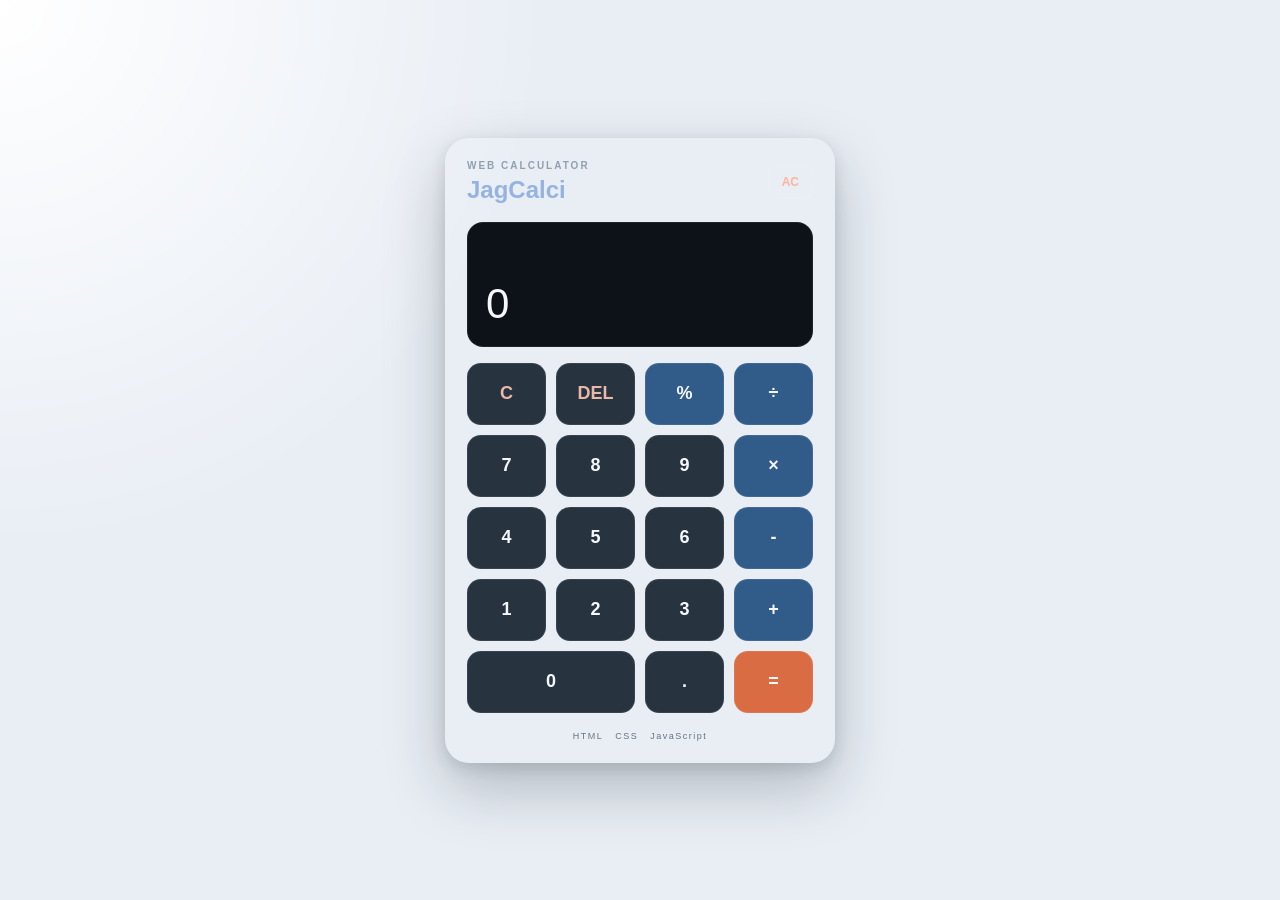
<file: WebDev-L2-Calculator/index.html>
<!DOCTYPE html>
<html lang="en">
<head>
    <meta charset="UTF-8">
    <meta name="viewport" content="width=device-width, initial-scale=1.0">
    <meta name="description" content="Responsive JavaScript calculator">
    <title>JagCalci</title>
    <link rel="stylesheet" href="./style.css">
</head>
<body>
    <main class="calculator-shell">
        <header class="calculator-header">
            <div>
                <span class="app-label">WEB CALCULATOR</span>
                <h1>JagCalci</h1>
            </div>

            <button id="clearAll" class="clear-key" type="button">AC</button>
        </header>

        <section class="display-panel" aria-label="Calculator display">
            <div id="expression" class="expression">&nbsp;</div>
            <output id="result" class="result" aria-live="polite">0</output>
        </section>

        <section class="keypad" aria-label="calculator keypad">
            <button class="key utility" data-action="clear">C</button>
            <button class="key utility" data-action="delete">DEL</button>
            <button class="key operator" data-operation="%">%</button>
            <button class="key operator" data-operator="/">÷</button>

            <button class="key number" data-number="7">7</button>
            <button class="key number" data-number="8">8</button>
            <button class="key number" data-number="9">9</button>
            <button class="key operator" data-operator="*">×</button>

            <button class="key number" data-number="4">4</button>
            <button class="key number" data-number="5">5</button>
            <button class="key number" data-number="6">6</button>
            <button class="key operator" data-operator="-">-</button>

            <button class="key number" data-number="1">1</button>
            <button class="key number" data-number="2">2</button>
            <button class="key number" data-number="3">3</button>
            <button class="key operator" data-operator="+">+</button>

             <button class="key number zero" data-number="0">0</button>
            <button class="key number" data-number=".">.</button>
            <button class="key equals" data-action="calculate">=</button>
            
        </section>

        <footer class="calculator-footer">
            <span>HTML</span>
            <span>CSS</span>
            <span>JavaScript</span>
        </footer>
    </main>
    <script src="./script.js"></script>
</body>
</html>
</file>
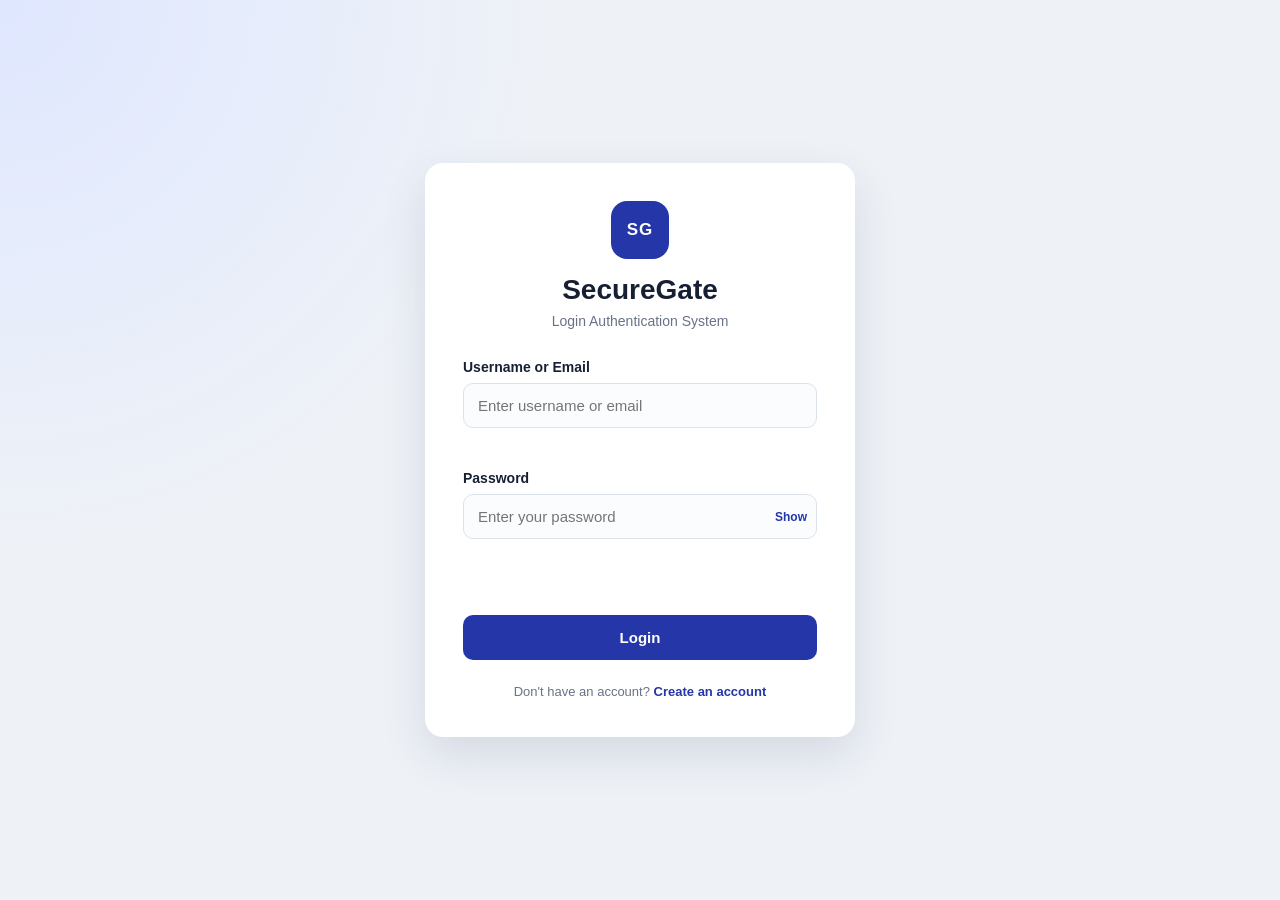
<file: WebDev-L2-LoginAuthentication/index.html>
<!DOCTYPE html>
<html lang="en">
<head>
    <meta charset="UTF-8">
    <meta name="viewport" content="width=device-width, initial-scale=1.0">

    <title>SecureGate | Login</title>

    <link rel="stylesheet" href="./style.css">
</head>

<body>

    <main class="auth-container">

        <section class="auth-card">

            <div class="brand">
                <div class="brand-icon">SG</div>
                <h1>SecureGate</h1>
                <p>Login Authentication System</p>
            </div>

            <form id="loginForm" novalidate>

                <div class="form-group">
                    <label for="loginIdentity">Username or Email</label>

                    <input
                        type="text"
                        id="loginIdentity"
                        name="loginIdentity"
                        placeholder="Enter username or email"
                        autocomplete="username"
                    >

                    <small class="field-error" id="loginIdentityError"></small>
                </div>

                <div class="form-group">
                    <label for="loginPassword">Password</label>

                    <div class="password-wrapper">
                        <input
                            type="password"
                            id="loginPassword"
                            name="loginPassword"
                            placeholder="Enter your password"
                            autocomplete="current-password"
                        >

                        <button
                            type="button"
                            class="password-toggle"
                            id="loginPasswordToggle"
                            aria-label="Show password"
                        >
                            Show
                        </button>
                    </div>

                    <small class="field-error" id="loginPasswordError"></small>
                </div>

                <div class="message error-message" id="loginMessage"></div>

                <button type="submit" class="primary-button">
                    Login
                </button>

            </form>

            <p class="switch-text">
                Don't have an account?
                <a href="./register.html">Create an account</a>
            </p>

        </section>

    </main>

    <script src="./script.js"></script>

</body>
</html>
</file>
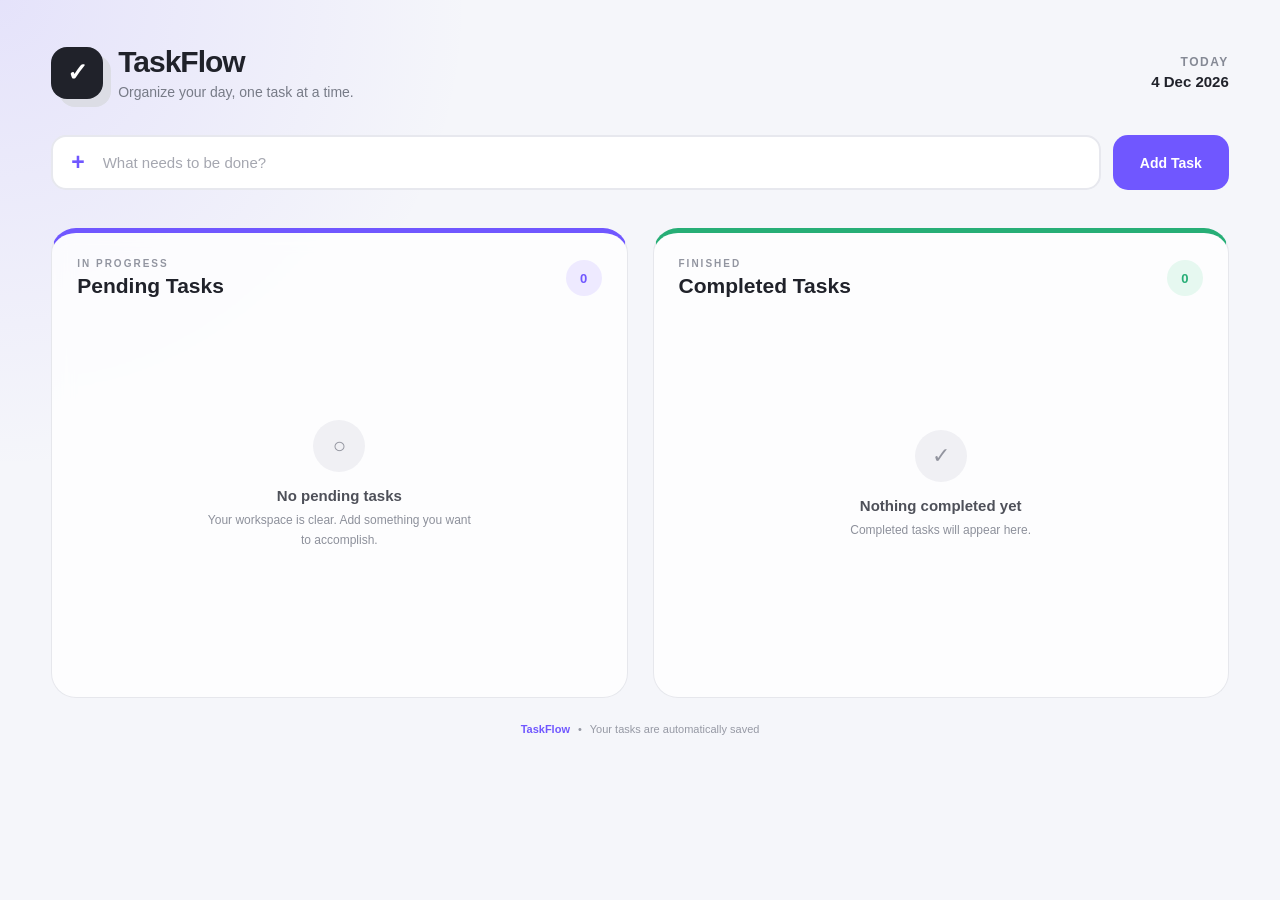
<file: WebDev-L2-ToDoWebAp/index.html>
<!DOCTYPE html>
<html lang="en">

<head>
    <meta charset="UTF-8">
    <meta name="viewport" content="width=device-width, initial-scale=1.0">

    <title>TaskFlow | To-Do App</title>

    <link rel="stylesheet" href="./style.css">
</head>

<body>

    <main class="app-shell">

        <!-- Header -->
        <header class="app-header">

            <div class="brand">
                <span class="brand-mark">✓</span>

                <div>
                    <h1>TaskFlow</h1>
                    <p>Organize your day, one task at a time.</p>
                </div>
            </div>

            <div class="date-box">
                <span id="currentDay">Today</span>
                <strong id="currentDate"></strong>
            </div>

        </header>


        <!-- Task Input -->
        <section class="task-creator">

            <div class="input-wrapper">
                <span class="plus-icon">+</span>

                <input type="text" id="taskInput" placeholder="What needs to be done?" maxlength="120"
                    autocomplete="off">
            </div>

            <button id="addTaskBtn" class="add-btn">
                Add Task
            </button>

        </section>


        <!-- Dashboard -->
        <section class="task-board">

            <!-- Pending -->
            <div class="task-section pending-section">

                <div class="section-heading">

                    <div>
                        <span class="section-label">IN PROGRESS</span>
                        <h2>Pending Tasks</h2>
                    </div>

                    <div class="count-badge pending-count">
                        <span id="pendingCount">0</span>
                    </div>

                </div>

                <div id="pendingList" class="task-list">

                    <div class="empty-state" id="pendingEmpty">
                        <div class="empty-icon">○</div>
                        <h3>No pending tasks</h3>
                        <p>Your workspace is clear. Add something you want to accomplish.</p>
                    </div>

                </div>

            </div>


            <!-- Completed -->
            <div class="task-section completed-section">

                <div class="section-heading">

                    <div>
                        <span class="section-label">FINISHED</span>
                        <h2>Completed Tasks</h2>
                    </div>

                    <div class="count-badge completed-count">
                        <span id="completedCount">0</span>
                    </div>

                </div>

                <div id="completedList" class="task-list">

                    <div class="empty-state" id="completedEmpty">
                        <div class="empty-icon">✓</div>
                        <h3>Nothing completed yet</h3>
                        <p>Completed tasks will appear here.</p>
                    </div>

                </div>

            </div>

        </section>


        <!-- Footer -->
        <footer class="app-footer">
            <span>TaskFlow</span>
            <span>•</span>
            <span>Your tasks are automatically saved</span>
        </footer>

    </main>


    <script src="./script.js"></script>

</body>

</html>
</file>
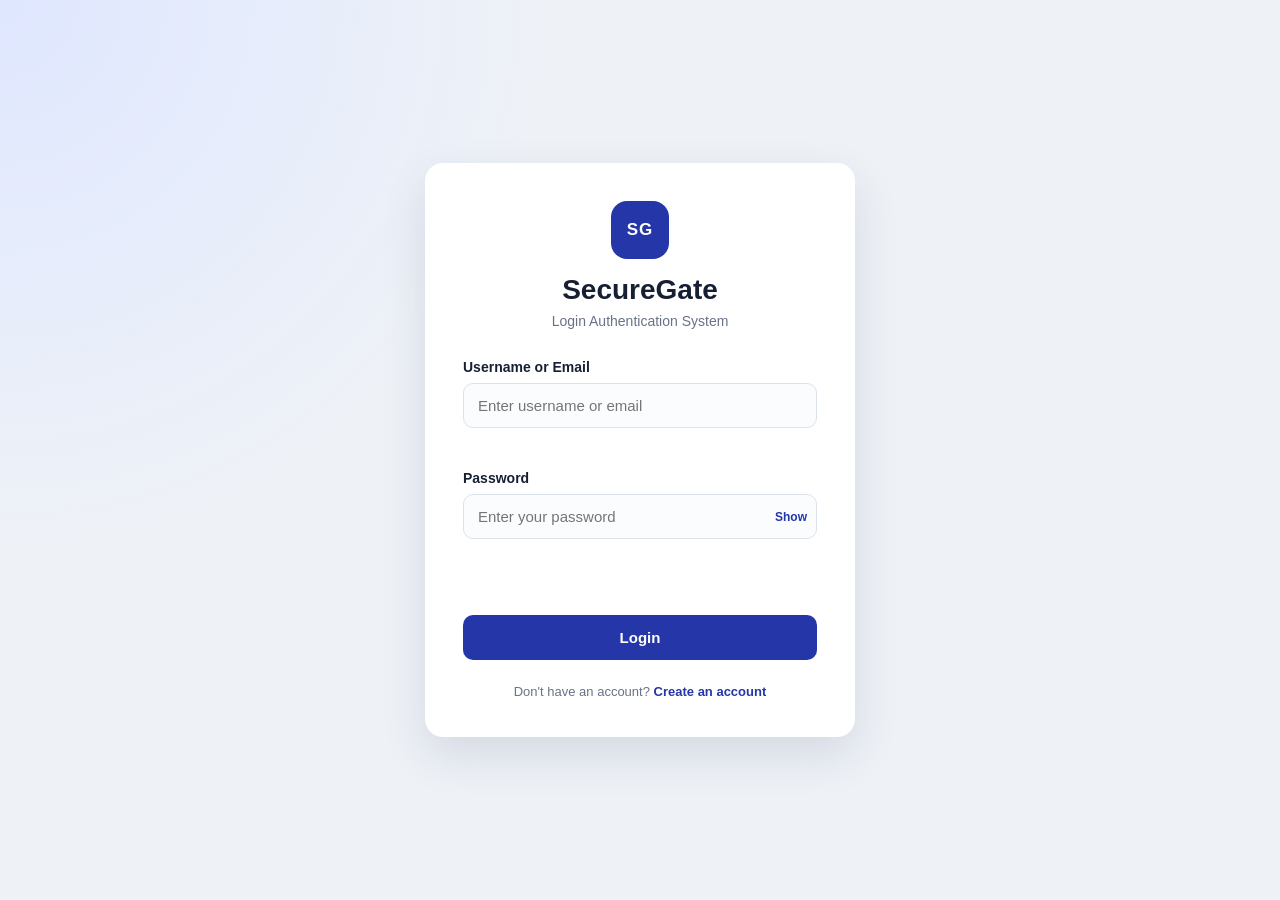
<file: WebDev-L2-LoginAuthentication/dashboard.html>
<!DOCTYPE html>
<html lang="en">
<head>
    <meta charset="UTF-8">
    <meta name="viewport" content="width=device-width, initial-scale=1.0">

    <title>SecureGate | Dashboard</title>

    <link rel="stylesheet" href="./style.css">
</head>

<body>

    <header class="dashboard-header">

        <div class="dashboard-brand">
            <div class="brand-icon small-icon">SG</div>
            <span>SecureGate</span>
        </div>

        <button id="logoutButton" class="logout-button">
            Logout
        </button>

    </header>


    <main class="dashboard-container">

        <section class="welcome-card">

            <div class="success-icon">✓</div>

            <p class="eyebrow">AUTHENTICATION SUCCESSFUL</p>

            <h1>
                Welcome, <span id="dashboardUsername">User</span>!
            </h1>

            <p class="dashboard-description">
                You have successfully logged in to your protected dashboard.
            </p>

            <div class="account-details">

                <div class="detail-item">
                    <span class="detail-label">Username</span>
                    <strong id="accountUsername">-</strong>
                </div>

                <div class="detail-item">
                    <span class="detail-label">Email</span>
                    <strong id="accountEmail">-</strong>
                </div>

                <div class="detail-item">
                    <span class="detail-label">Session</span>
                    <strong>Active</strong>
                </div>

            </div>

        </section>

        <section class="feature-grid">

            <article class="feature-card">
                <span class="feature-number">01</span>
                <h2>Protected Access</h2>
                <p>
                    This dashboard requires an authenticated session.
                </p>
            </article>

            <article class="feature-card">
                <span class="feature-number">02</span>
                <h2>Secure Storage</h2>
                <p>
                    Passwords are stored as SHA-256 hashes instead of plain text.
                </p>
            </article>

            <article class="feature-card">
                <span class="feature-number">03</span>
                <h2>Session Control</h2>
                <p>
                    Logging out removes the active authentication session.
                </p>
            </article>

        </section>

    </main>

    <script src="./script.js"></script>

</body>
</html>
</file>
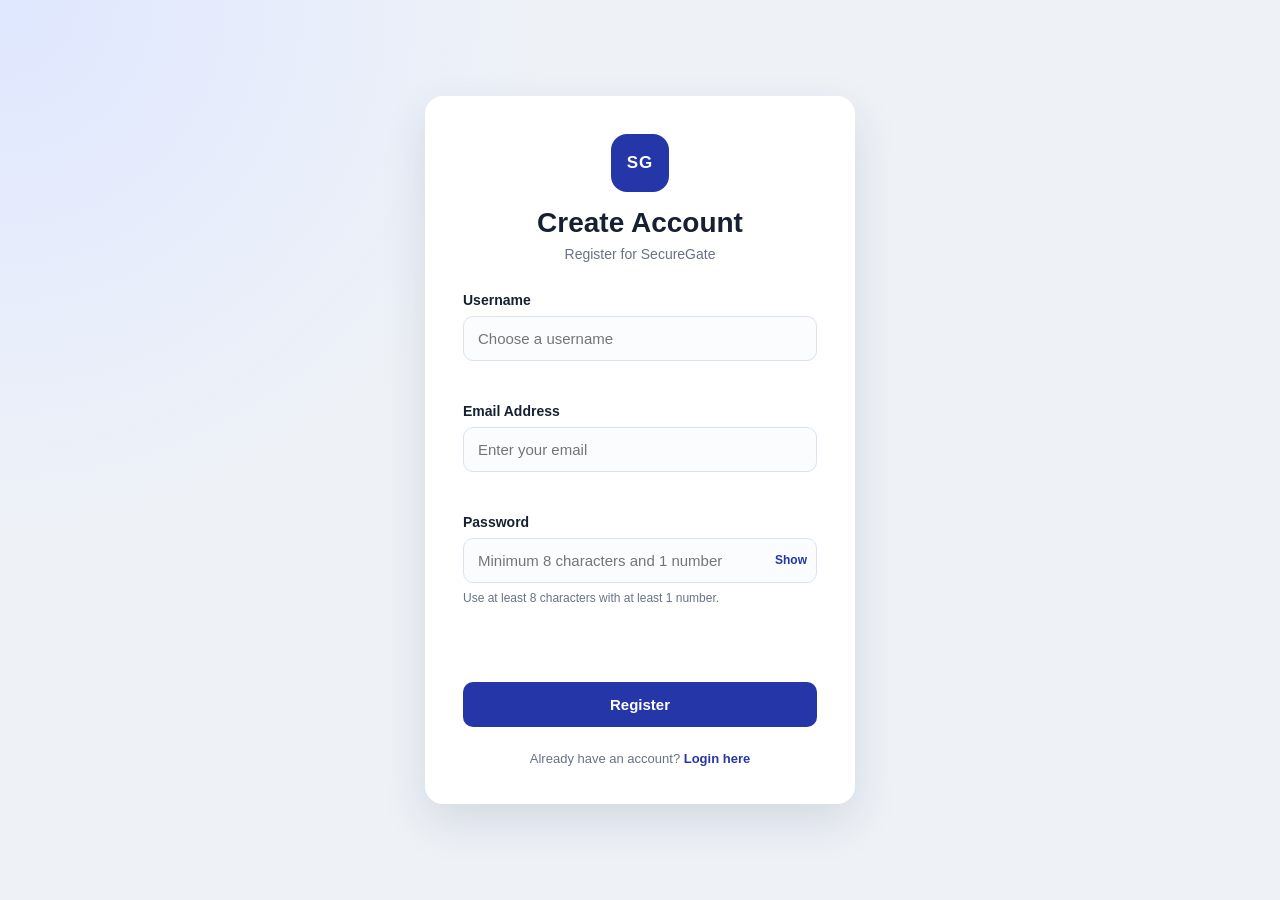
<file: WebDev-L2-LoginAuthentication/register.html>
<!DOCTYPE html>
<html lang="en">
<head>
    <meta charset="UTF-8">
    <meta name="viewport" content="width=device-width, initial-scale=1.0">

    <title>SecureGate | Register</title>

    <link rel="stylesheet" href="./style.css">
</head>

<body>

    <main class="auth-container">

        <section class="auth-card">

            <div class="brand">
                <div class="brand-icon">SG</div>
                <h1>Create Account</h1>
                <p>Register for SecureGate</p>
            </div>

            <form id="registerForm" novalidate>

                <div class="form-group">
                    <label for="registerUsername">Username</label>

                    <input
                        type="text"
                        id="registerUsername"
                        name="username"
                        placeholder="Choose a username"
                        autocomplete="username"
                    >

                    <small class="field-error" id="registerUsernameError"></small>
                </div>

                <div class="form-group">
                    <label for="registerEmail">Email Address</label>

                    <input
                        type="email"
                        id="registerEmail"
                        name="email"
                        placeholder="Enter your email"
                        autocomplete="email"
                    >

                    <small class="field-error" id="registerEmailError"></small>
                </div>

                <div class="form-group">
                    <label for="registerPassword">Password</label>

                    <div class="password-wrapper">
                        <input
                            type="password"
                            id="registerPassword"
                            name="password"
                            placeholder="Minimum 8 characters and 1 number"
                            autocomplete="new-password"
                        >

                        <button
                            type="button"
                            class="password-toggle"
                            id="registerPasswordToggle"
                            aria-label="Show password"
                        >
                            Show
                        </button>
                    </div>

                    <small class="password-hint">
                        Use at least 8 characters with at least 1 number.
                    </small>

                    <small class="field-error" id="registerPasswordError"></small>
                </div>

                <div class="message error-message" id="registerMessage"></div>

                <button type="submit" class="primary-button">
                    Register
                </button>

            </form>

            <p class="switch-text">
                Already have an account?
                <a href="./index.html">Login here</a>
            </p>

        </section>

    </main>

    <script src="./script.js"></script>

</body>
</html>
</file>
<file: WebDev-L2-Calculator/style.css>
* {
    box-sizing: border-box;
    margin: 0;
    padding: 0;
}

:root {
    --page-bg: #e9eef5;
    --calculator-bg: #17202a;
    --screen-bg: #0c1218;
    --key-bg: #27333f;
    --key-hover: #344351;
    --operator-bg: #315c8a;
    --operator-hover: #3c6f9f;
    --equal-bg: #d96c42;
    --equal-hover: #e47b52;
    --text-main: #f5f7fa;
    --text-muted: #91a0af;
    --border: rgba(255, 255, 255, 0.08);
}

body {
    min-height: 100vh;
    display: flex;
    justify-content: center;
    align-items: center;
    padding: 24px;
    font-family: Arial, Helvetica, sans-serif;
    background: radial-gradient(circle at top left, #ffffff 0, transparent 35%), var(--page-bg);
}

.calculator-shell {
    width: min(100%, 390px);
    padding: 22px;
    border-radius: 24px;
    background: var(--calcuilator-bg);
    box-shadow: 0 25px 60px rgba(20, 30, 40, 0.25),
        0 5px 15px rgba(20, 30, 40, 0.12);
}

/* header */

.calculator-header {
    display: flex;
    justify-content: space-between;
    align-items: center;
    margin-bottom: 18px;
}

.app-label {
    display: block;
    margin-bottom: 5px;
    color: var(--text-muted);
    font-size: 10px;
    font-weight: bold;
    letter-spacing: 2px;
}

.calculator-header h1 {
    color: #95b3e0;
    font-size: 24px;
    font-weight: 600;
}

.clear-key {
    border: 1px solid var(--border);
    border-radius: 10px;
    padding: 9px 13px;
    color: #ffb49c;
    background: transparent;
    cursor: pointer;
    font-size: 12px;
    font-weight: bold;
    transition: 0.2s ease;
}

.clear-key:hover {
    background: rgba(255, 255, 255, 0.06);
}

/* display */

.display-panel {
    min-height: 125px;
    margin-bottom: 16px;
    padding: 18px;
    display: flex;
    flex-direction: column;
    justify-content: flex-end;
    align-items: flex-end;
    border: 1px solid var(--border);
    border-radius: 16px;
    background: var(--screen-bg);
    overflow: hidden;
}

.expression {
    width: 100%;
    min-height: 24px;
    color: var(--text-muted);
    font-size: 14px;
    text-align: right;
    white-space: nowrap;
    overflow: hidden;
    text-overflow: ellipsis;
}

.result{
    width: 100%;
    margin-top: 5px;
    color: var(--text-main);
    font-size: clamp(30px,8vw,42px);
    white-space: nowrap;
    overflow: hidden;
    text-overflow: ellipsis;
}

/* keypad */

.keypad{
    display: grid;
    grid-template-columns: repeat(4,1fr);
    gap: 10px;
}

.key{
    min-height: 62px;
    border: 1px solid var(--border);
    border-radius: 14px;
    color: var(--text-main);
    background: var(--key-bg);
    cursor: pointer;
    font-size: 18px;
    font-weight: 600;
    transition: transform 0.12s ease, background 0.18s ease;
}
.key:hover{
    background: var(--key-hover);
}

.key:active{
    transform: scale(0.94);
}

.utility{
    color: #e8b9a9;
}

.operator{
    background: var(--operator-bg);
}

.operator:hover{
    background: var(--operator-hover);
}
.equals{
    background: var(--equal-bg);
}
.equals:hover{
    background: var(--equal-hover);
}

.zero{
    grid-column: span 2;
}

/* footer */

.calculator-footer{
    display: flex;
    justify-content: center;
    gap: 12px;
    margin-top: 18px;
    color: #647383;
    font-size: 9px;
    letter-spacing: 1.5px;
}

/* responsive */

@media(max-width:420px){
    body{
        padding: 12px;
    }
    .calculator-shell{
        padding: 17px;
        border-radius: 20px;
    }
    .key{
        min-height: 57px;
    }
    
}
</file>
<file: WebDev-L2-LoginAuthentication/style.css>
:root {
    --background: #eef2f7;
    --surface: #ffffff;
    --primary: #2536a8;
    --primary-dark: #1b287d;
    --text: #172033;
    --muted: #687287;
    --border: #dce2ec;
    --danger: #c62828;
    --success: #18794e;
    --shadow: 0 18px 45px rgba(31, 45, 75, 0.12);
    --radius: 18px;
}

* {
    box-sizing: border-box;
    margin: 0;
    padding: 0;
}

body {
    min-height: 100vh;
    font-family: Arial, Helvetica, sans-serif;
    color: var(--text);
    background:
        radial-gradient(circle at top left, #dfe7ff 0, transparent 35%),
        var(--background);
}


/* AUTHENTICATION PAGES */

.auth-container {
    min-height: 100vh;
    display: flex;
    justify-content: center;
    align-items: center;
    padding: 30px 16px;
}

.auth-card {
    width: 100%;
    max-width: 430px;
    background: var(--surface);
    border-radius: var(--radius);
    padding: 38px;
    box-shadow: var(--shadow);
}

.brand {
    text-align: center;
    margin-bottom: 30px;
}

.brand-icon {
    width: 58px;
    height: 58px;
    margin: 0 auto 15px;
    display: flex;
    align-items: center;
    justify-content: center;
    border-radius: 16px;
    background: var(--primary);
    color: #ffffff;
    font-size: 17px;
    font-weight: 700;
    letter-spacing: 1px;
}

.brand h1 {
    font-size: 28px;
    margin-bottom: 7px;
}

.brand p {
    color: var(--muted);
    font-size: 14px;
}

.form-group {
    margin-bottom: 20px;
}

.form-group label {
    display: block;
    margin-bottom: 8px;
    font-size: 14px;
    font-weight: 700;
}

.form-group input {
    width: 100%;
    padding: 13px 14px;
    border: 1px solid var(--border);
    border-radius: 10px;
    outline: none;
    background: #fbfcfe;
    color: var(--text);
    font-size: 15px;
    transition: border-color 0.2s, box-shadow 0.2s;
}

.form-group input:focus {
    border-color: var(--primary);
    box-shadow: 0 0 0 3px rgba(37, 54, 168, 0.1);
}

.password-wrapper {
    position: relative;
}

.password-wrapper input {
    padding-right: 68px;
}

.password-toggle {
    position: absolute;
    top: 50%;
    right: 10px;
    transform: translateY(-50%);
    border: none;
    background: transparent;
    color: var(--primary);
    font-size: 12px;
    font-weight: 700;
    cursor: pointer;
}

.password-hint {
    display: block;
    margin-top: 7px;
    color: var(--muted);
    font-size: 12px;
    line-height: 1.4;
}

.field-error {
    display: block;
    min-height: 17px;
    margin-top: 5px;
    color: var(--danger);
    font-size: 12px;
}

.message {
    min-height: 20px;
    margin-bottom: 14px;
    font-size: 13px;
    font-weight: 600;
}

.error-message {
    color: var(--danger);
}

.success-message {
    color: var(--success);
}

.primary-button {
    width: 100%;
    padding: 14px;
    border: none;
    border-radius: 10px;
    background: var(--primary);
    color: #ffffff;
    font-size: 15px;
    font-weight: 700;
    cursor: pointer;
    transition: background 0.2s, transform 0.2s;
}

.primary-button:hover {
    background: var(--primary-dark);
    transform: translateY(-1px);
}

.switch-text {
    margin-top: 24px;
    text-align: center;
    color: var(--muted);
    font-size: 13px;
}

.switch-text a {
    color: var(--primary);
    font-weight: 700;
    text-decoration: none;
}

.switch-text a:hover {
    text-decoration: underline;
}


/* DASHBOARD */

.dashboard-header {
    min-height: 72px;
    padding: 0 6%;
    display: flex;
    align-items: center;
    justify-content: space-between;
    background: var(--surface);
    border-bottom: 1px solid var(--border);
}

.dashboard-brand {
    display: flex;
    align-items: center;
    gap: 10px;
    font-size: 18px;
    font-weight: 700;
}

.small-icon {
    width: 38px;
    height: 38px;
    margin: 0;
    border-radius: 10px;
    font-size: 12px;
}

.logout-button {
    padding: 9px 17px;
    border: 1px solid var(--border);
    border-radius: 9px;
    background: #ffffff;
    color: var(--danger);
    font-weight: 700;
    cursor: pointer;
    transition: background 0.2s;
}

.logout-button:hover {
    background: #fff1f1;
}

.dashboard-container {
    width: min(1050px, 90%);
    margin: 55px auto;
}

.welcome-card {
    padding: 45px;
    background: var(--surface);
    border-radius: var(--radius);
    box-shadow: var(--shadow);
    text-align: center;
}

.success-icon {
    width: 58px;
    height: 58px;
    margin: 0 auto 18px;
    display: flex;
    align-items: center;
    justify-content: center;
    border-radius: 50%;
    background: #e4f5ec;
    color: var(--success);
    font-size: 28px;
    font-weight: 700;
}

.eyebrow {
    margin-bottom: 10px;
    color: var(--success);
    font-size: 11px;
    font-weight: 700;
    letter-spacing: 1.5px;
}

.welcome-card h1 {
    font-size: clamp(28px, 5vw, 42px);
    margin-bottom: 12px;
}

.dashboard-description {
    max-width: 600px;
    margin: 0 auto;
    color: var(--muted);
    line-height: 1.6;
}

.account-details {
    margin-top: 30px;
    display: grid;
    grid-template-columns: repeat(3, 1fr);
    gap: 15px;
}

.detail-item {
    padding: 18px;
    border: 1px solid var(--border);
    border-radius: 12px;
    text-align: left;
    background: #fafbfe;
}

.detail-label {
    display: block;
    margin-bottom: 6px;
    color: var(--muted);
    font-size: 12px;
}

.detail-item strong {
    word-break: break-word;
    font-size: 14px;
}

.feature-grid {
    margin-top: 22px;
    display: grid;
    grid-template-columns: repeat(3, 1fr);
    gap: 18px;
}

.feature-card {
    padding: 25px;
    background: var(--surface);
    border: 1px solid var(--border);
    border-radius: 15px;
}

.feature-number {
    display: inline-block;
    margin-bottom: 18px;
    color: var(--primary);
    font-size: 12px;
    font-weight: 700;
}

.feature-card h2 {
    margin-bottom: 8px;
    font-size: 18px;
}

.feature-card p {
    color: var(--muted);
    font-size: 13px;
    line-height: 1.6;
}

/* RESPONSIVE DESIGN */

@media (max-width: 720px) {

    .auth-card {
        padding: 28px 22px;
    }

    .dashboard-header {
        padding: 0 20px;
    }

    .dashboard-container {
        width: calc(100% - 30px);
        margin: 30px auto;
    }

    .welcome-card {
        padding: 30px 20px;
    }

    .account-details,
    .feature-grid {
        grid-template-columns: 1fr;
    }

    .dashboard-brand span {
        font-size: 16px;
    }
}

@media (max-width: 420px) {

    .auth-container {
        padding: 15px;
    }

    .auth-card {
        padding: 25px 18px;
    }

    .brand h1 {
        font-size: 24px;
    }

    .welcome-card h1 {
        font-size: 28px;
    }
}
</file>
<file: WebDev-L2-ToDoWebAp/style.css>
* {
    margin: 0;
    padding: 0;
    box-sizing: border-box;
}


body {
    min-height: 100vh;
    font-family: Arial, Helvetica, sans-serif;

    background:
        radial-gradient(circle at top left,
            rgba(112, 87, 255, 0.12),
            transparent 30%),
        #f5f6fa;

    color: #20222a;
}

.app-shell {
    width: min(1180px, 92%);
    margin: 0 auto;
    padding: 45px 0 25px;
}

.app-header {
    display: flex;
    justify-content: space-between;
    align-items: center;

    margin-bottom: 35px;
}


.brand {
    display: flex;
    align-items: center;
    gap: 15px;
}


.brand-mark {
    width: 52px;
    height: 52px;

    display: grid;
    place-items: center;

    border-radius: 16px;

    background: #20222a;
    color: white;

    font-size: 25px;
    font-weight: bold;

    box-shadow: 8px 8px 0 #dcdde5;
}


.brand h1 {
    font-size: 30px;
    letter-spacing: -1px;
}


.brand p {
    margin-top: 5px;
    color: #777b87;
    font-size: 14px;
}


.date-box {
    text-align: right;
}


.date-box span {
    display: block;

    font-size: 12px;
    font-weight: bold;

    color: #858995;

    text-transform: uppercase;
    letter-spacing: 1.5px;
}


.date-box strong {
    display: block;

    margin-top: 4px;

    font-size: 15px;
}

.task-creator {
    display: flex;
    gap: 12px;

    margin-bottom: 38px;
}


.input-wrapper {
    flex: 1;

    display: flex;
    align-items: center;

    background: white;

    border: 2px solid #e7e8ee;

    border-radius: 15px;

    transition: 0.25s;
}


.input-wrapper:focus-within {
    border-color: #7057ff;

    box-shadow: 0 8px 25px rgba(112, 87, 255, 0.08);
}


.plus-icon {
    padding-left: 18px;

    font-size: 23px;
    font-weight: bold;

    color: #7057ff;
}


#taskInput {
    width: 100%;

    border: none;
    outline: none;

    padding: 17px 18px;

    font-size: 15px;

    background: transparent;
}


#taskInput::placeholder {
    color: #a5a7b0;
}


.add-btn {
    border: none;

    padding: 0 27px;

    border-radius: 15px;

    background: #7057ff;
    color: white;

    font-weight: bold;
    font-size: 14px;

    cursor: pointer;

    transition: 0.25s;
}


.add-btn:hover {
    background: #5940df;

    transform: translateY(-2px);

    box-shadow: 0 10px 20px rgba(112, 87, 255, 0.2);
}

.task-board {
    display: grid;
    grid-template-columns: 1fr 1fr;

    gap: 25px;
}


.task-section {
    min-height: 470px;

    background: rgba(255, 255, 255, 0.78);

    border: 1px solid #e6e7ec;

    border-radius: 25px;

    padding: 25px;

    backdrop-filter: blur(10px);
}


.pending-section {
    border-top: 5px solid #7057ff;
}


.completed-section {
    border-top: 5px solid #27ae76;
}


.section-heading {
    display: flex;
    justify-content: space-between;
    align-items: center;

    margin-bottom: 22px;
}


.section-label {
    display: block;

    margin-bottom: 5px;

    font-size: 10px;
    font-weight: bold;

    letter-spacing: 2px;

    color: #9295a0;
}


.section-heading h2 {
    font-size: 21px;
}


.count-badge {
    min-width: 36px;
    height: 36px;

    display: grid;
    place-items: center;

    border-radius: 50%;

    font-size: 13px;
    font-weight: bold;
}


.pending-count {
    background: #eeeaff;
    color: #7057ff;
}


.completed-count {
    background: #e6f8f0;
    color: #27ae76;
}


.task-list {
    display: flex;
    flex-direction: column;
    gap: 12px;
}


.task-item {
    position: relative;

    display: grid;
    grid-template-columns: auto 1fr auto;

    gap: 13px;
    align-items: center;

    padding: 16px;

    background: white;

    border: 1px solid #e9e9ef;

    border-radius: 16px;

    animation: taskAppear 0.25s ease;
}


@keyframes taskAppear {

    from {
        opacity: 0;
        transform: translateY(8px);
    }

    to {
        opacity: 1;
        transform: translateY(0);
    }

}


.task-check {
    width: 22px;
    height: 22px;

    border: 2px solid #b9bac4;

    border-radius: 7px;

    background: white;

    cursor: pointer;

    display: grid;
    place-items: center;

    transition: 0.2s;
}


.task-check:hover {
    border-color: #7057ff;
}


.task-check.completed {
    background: #27ae76;
    border-color: #27ae76;

    color: white;
}


.task-check.completed::after {
    content: "✓";

    font-size: 13px;
    font-weight: bold;
}


.task-content {
    min-width: 0;
}


.task-text {
    word-break: break-word;

    font-size: 14px;
    line-height: 1.5;
}


.task-time {
    display: block;

    margin-top: 5px;

    font-size: 10px;

    color: #9b9da7;
}


.task-actions {
    display: flex;
    gap: 6px;
}


.action-btn {
    border: none;

    width: 32px;
    height: 32px;

    border-radius: 9px;

    background: #f3f3f6;

    cursor: pointer;

    font-size: 13px;

    transition: 0.2s;
}


.action-btn:hover {
    transform: translateY(-1px);
}


.edit-btn:hover {
    background: #eeeaff;
    color: #7057ff;
}


.delete-btn:hover {
    background: #ffeded;
    color: #e05252;
}


.completed-task .task-text {
    text-decoration: line-through;
    color: #989aa4;
}



.edit-input {
    width: 100%;

    padding: 8px 10px;

    border: 2px solid #7057ff;

    border-radius: 8px;

    outline: none;

    font-size: 14px;

    background: #faf9ff;
}


.empty-state {
    min-height: 330px;

    display: flex;
    flex-direction: column;

    justify-content: center;
    align-items: center;

    text-align: center;

    padding: 25px;

    color: #8d909b;
}


.empty-icon {
    width: 52px;
    height: 52px;

    display: grid;
    place-items: center;

    margin-bottom: 15px;

    border-radius: 50%;

    background: #f0f0f4;

    color: #92949e;

    font-size: 22px;
}


.empty-state h3 {
    color: #4e5059;

    font-size: 15px;

    margin-bottom: 7px;
}


.empty-state p {
    max-width: 270px;

    font-size: 12px;

    line-height: 1.6;
}



.app-footer {
    display: flex;
    justify-content: center;
    gap: 8px;

    margin-top: 25px;

    color: #9699a4;

    font-size: 11px;
}


.app-footer span:first-child {
    font-weight: bold;
    color: #7057ff;
}


@media (max-width: 800px) {

    .app-header {
        align-items: flex-start;
    }


    .date-box {
        display: none;
    }


    .task-board {
        grid-template-columns: 1fr;
    }


    .task-section {
        min-height: auto;
    }

}


@media (max-width: 520px) {

    .app-shell {
        width: 94%;
        padding-top: 25px;
    }


    .brand h1 {
        font-size: 25px;
    }


    .task-creator {
        flex-direction: column;
    }


    .add-btn {
        min-height: 50px;
    }


    .task-section {
        padding: 18px;
        border-radius: 20px;
    }


    .task-item {
        grid-template-columns: auto 1fr;
    }


    .task-actions {
        grid-column: 2;
    }

}
</file>
